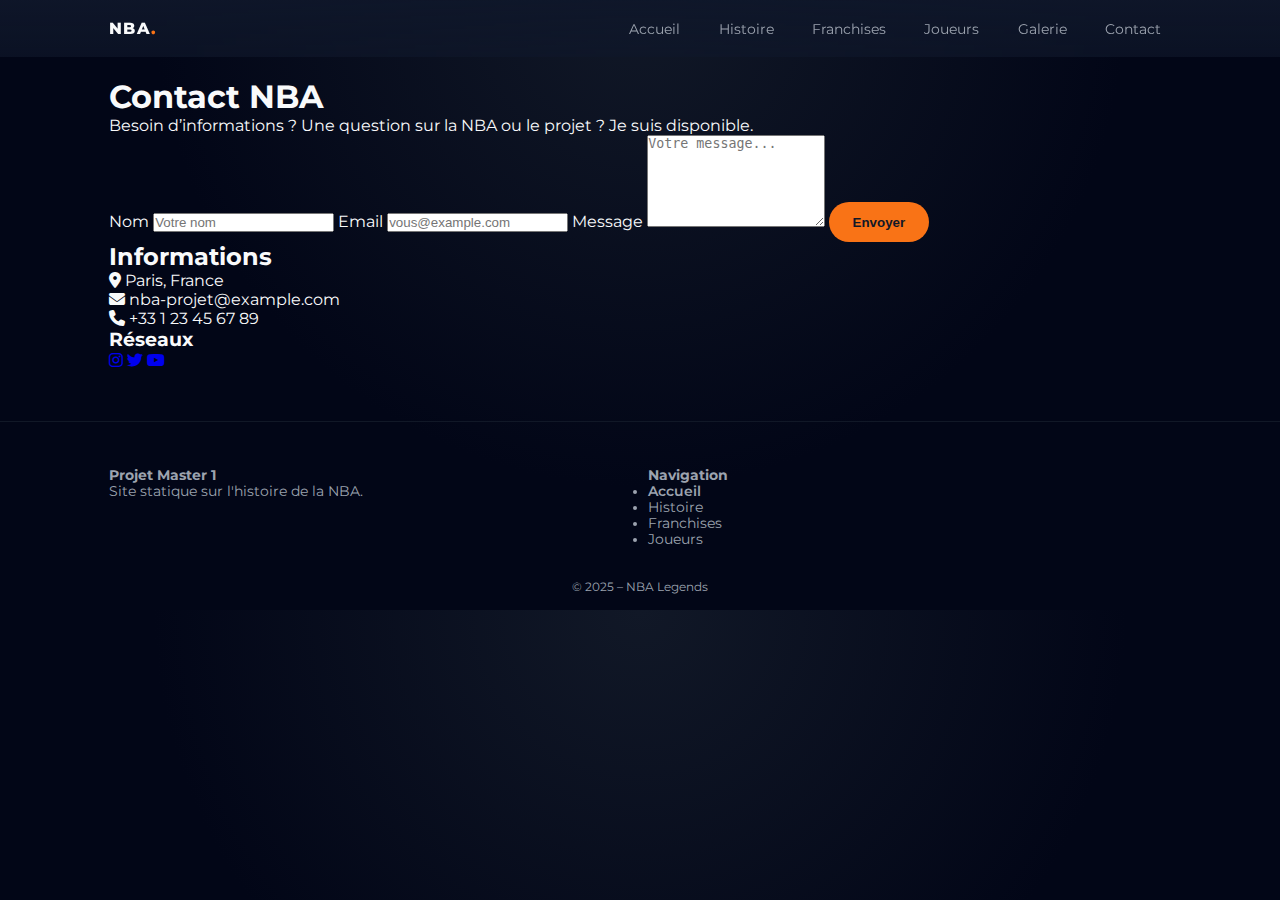
<file: contact.html>
<!DOCTYPE html>
<html lang="fr">
<head>
    <meta charset="UTF-8">
    <meta name="viewport" content="width=device-width, initial-scale=1.0">
    <title>Contact — NBA</title>

    <link rel="stylesheet" href="styles.css">
    <link href="https://fonts.googleapis.com/css2?family=Montserrat:wght@300;400;600;800&display=swap" rel="stylesheet">
    <link rel="stylesheet" href="https://cdnjs.cloudflare.com/ajax/libs/font-awesome/6.5.0/css/all.min.css">
</head>

<body class="contact-nba">

<header class="site-header">
    <div class="container navwrap">
      <div class="logo">NBA<span class="logo-dot">.</span></div>
      <nav>
        <ul class="main-nav">
          <li><a href="index.html">Accueil</a></li>
          <li><a href="histoire.html">Histoire</a></li>
          <li><a href="equipes.html">Franchises</a></li>
          <li><a href="joueurs.html">Joueurs</a></li>
          <li><a href="galerie.html">Galerie</a></li>
          <li><a href="contact.html" class="active">Contact</a></li>
        </ul>
      </nav>
    </div>
</header>

<div class="contact-bg-overlay"></div>

<main class="container contact-wrapper">

    <h1 class="contact-title">Contact NBA</h1>
    <p class="contact-subtitle">Besoin d’informations ? Une question sur la NBA ou le projet ? Je suis disponible.</p>

    <div class="contact-grid-nba">

        <!-- FORMULAIRE -->
        <form class="contact-form-nba">
            <label>Nom</label>
            <input type="text" placeholder="Votre nom">

            <label>Email</label>
            <input type="email" placeholder="vous@example.com">

            <label>Message</label>
            <textarea rows="6" placeholder="Votre message..."></textarea>

            <button type="submit" class="btn primary">Envoyer</button>
        </form>

        <!-- INFOS -->
        <div class="contact-info-nba">
            <h2>Informations</h2>
            <p><i class="fa-solid fa-location-dot"></i> Paris, France</p>
            <p><i class="fa-solid fa-envelope"></i> nba-projet@example.com</p>
            <p><i class="fa-solid fa-phone"></i> +33 1 23 45 67 89</p>

            <h3>Réseaux</h3>
            <div class="contact-socials">
                <a href="#"><i class="fa-brands fa-instagram"></i></a>
                <a href="#"><i class="fa-brands fa-twitter"></i></a>
                <a href="#"><i class="fa-brands fa-youtube"></i></a>
            </div>
        </div>

    </div>

</main>

<footer class="site-footer">
    <div class="container footer-grid">
        <div>
            <h4>Projet Master 1</h4>
            <p>Site statique sur l'histoire de la NBA.</p>
        </div>
        <div>
            <h4>Navigation</h4>
            <ul>
                <li><a href="index.html">Accueil</a></li>
                <li><a href="histoire.html">Histoire</a></li>
                <li><a href="equipes.html">Franchises</a></li>
                <li><a href="joueurs.html">Joueurs</a></li>
            </ul>
        </div>
    </div>
    <div class="copyright">© 2025 – NBA Legends</div>
</footer>

</body>
</html>
</file>
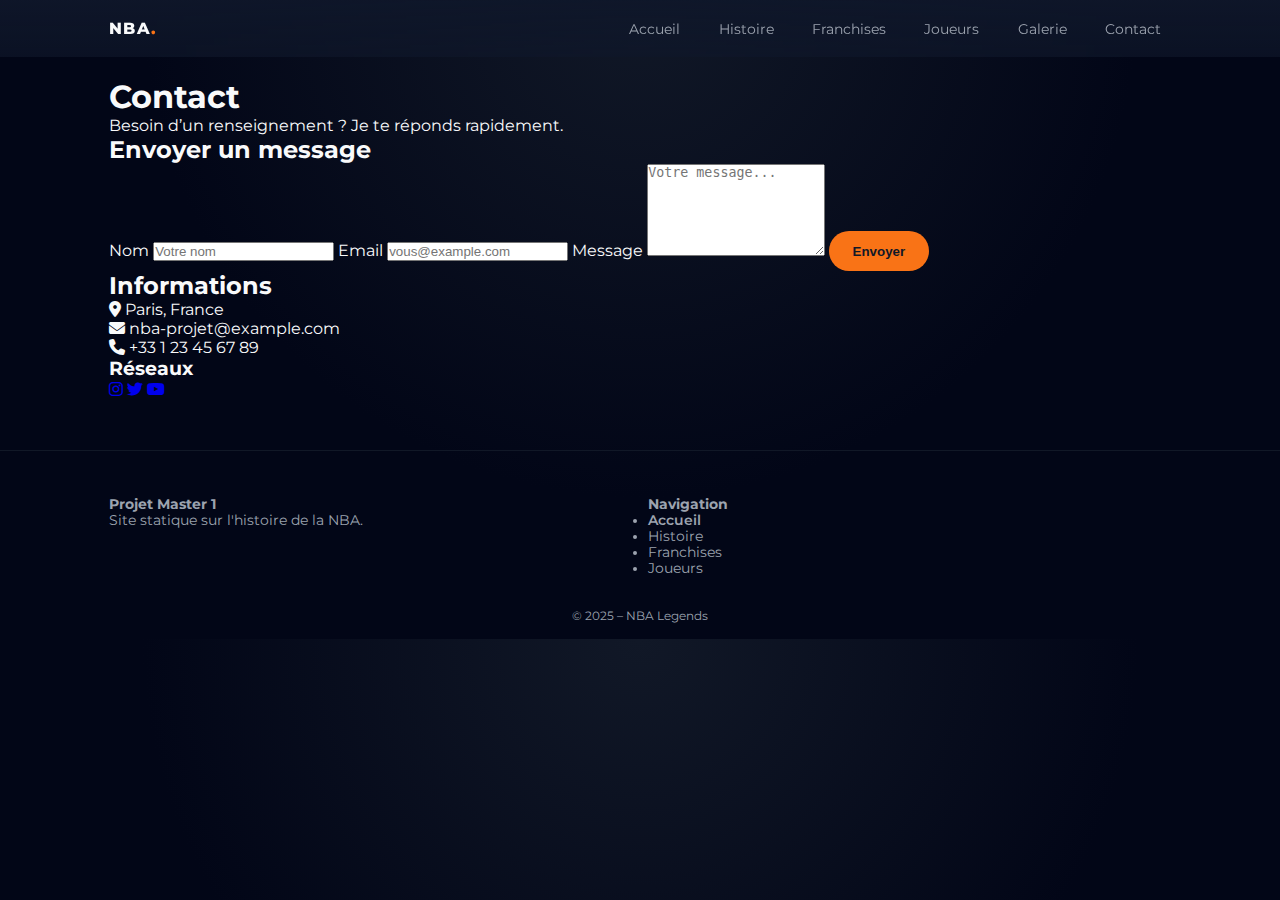
<file: contact2.html>
<!DOCTYPE html>
<html lang="fr">
<head>
    <meta charset="UTF-8">
    <meta name="viewport" content="width=device-width, initial-scale=1.0">
    <title>Contact — NBA</title>

    <link rel="stylesheet" href="styles.css">
    <link href="https://fonts.googleapis.com/css2?family=Montserrat:wght@300;400;600;800&display=swap" rel="stylesheet">
    <link rel="stylesheet" href="https://cdnjs.cloudflare.com/ajax/libs/font-awesome/6.5.0/css/all.min.css">
</head>

<body class="contact-clean">

<header class="site-header">
    <div class="container navwrap">
      <div class="logo">NBA<span class="logo-dot">.</span></div>
      <nav>
        <ul class="main-nav">
          <li><a href="index.html">Accueil</a></li>
          <li><a href="histoire.html">Histoire</a></li>
          <li><a href="equipes.html">Franchises</a></li>
          <li><a href="joueurs.html">Joueurs</a></li>
          <li><a href="galerie.html">Galerie</a></li>
          <li><a href="contact.html" class="active">Contact</a></li>
        </ul>
      </nav>
    </div>
</header>

<main class="container clean-contact-wrapper">

    <h1 class="clean-title">Contact</h1>
    <p class="clean-subtitle">Besoin d’un renseignement ? Je te réponds rapidement.</p>

    <div class="clean-contact-grid">

        <!-- FORMULAIRE -->
        <form class="clean-form">
            <h2>Envoyer un message</h2>

            <label>Nom</label>
            <input type="text" placeholder="Votre nom">

            <label>Email</label>
            <input type="email" placeholder="vous@example.com">

            <label>Message</label>
            <textarea rows="6" placeholder="Votre message..."></textarea>

            <button type="submit" class="btn primary">Envoyer</button>
        </form>

        <!-- BLOC INFORMATIONS -->
        <div class="clean-info">
            <h2>Informations</h2>

            <p><i class="fa-solid fa-location-dot"></i> Paris, France</p>
            <p><i class="fa-solid fa-envelope"></i> nba-projet@example.com</p>
            <p><i class="fa-solid fa-phone"></i> +33 1 23 45 67 89</p>

            <h3>Réseaux</h3>
            <div class="clean-socials">
                <a href="#"><i class="fa-brands fa-instagram"></i></a>
                <a href="#"><i class="fa-brands fa-twitter"></i></a>
                <a href="#"><i class="fa-brands fa-youtube"></i></a>
            </div>
        </div>

    </div>

</main>

<footer class="site-footer">
    <div class="container footer-grid">
        <div>
            <h4>Projet Master 1</h4>
            <p>Site statique sur l'histoire de la NBA.</p>
        </div>
        <div>
            <h4>Navigation</h4>
            <ul>
                <li><a href="index.html">Accueil</a></li>
                <li><a href="histoire.html">Histoire</a></li>
                <li><a href="equipes.html">Franchises</a></li>
                <li><a href="joueurs.html">Joueurs</a></li>
            </ul>
        </div>
    </div>
    <div class="copyright">© 2025 – NBA Legends</div>
</footer>

</body>
</html>
</file>
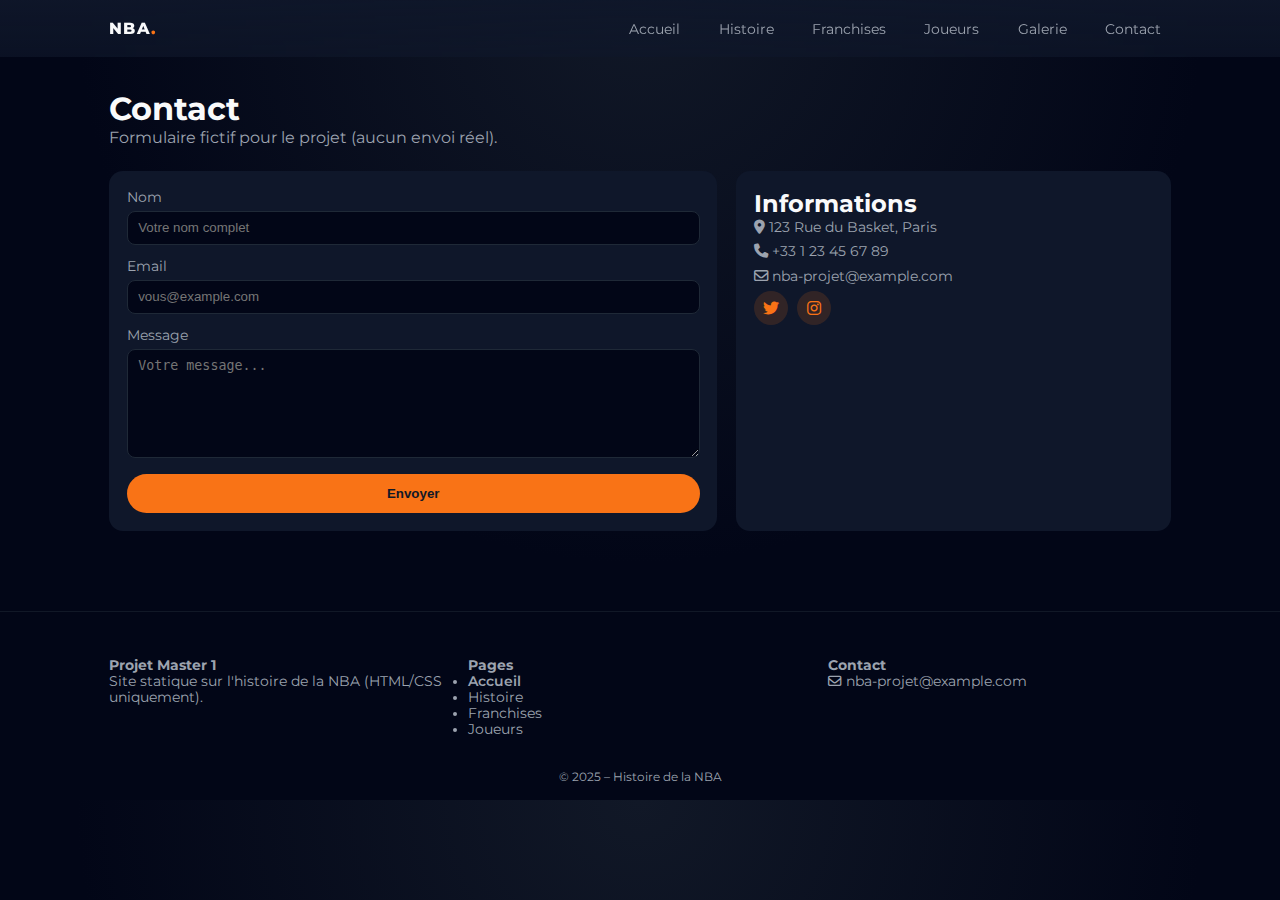
<file: contact[1].html>
<!doctype html>
<html lang="fr">
<head>
  <meta charset="utf-8">
  <meta name="viewport" content="width=device-width, initial-scale=1">
  <title>Contact — NBA</title>
  <link rel="preconnect" href="https://fonts.googleapis.com">
  <link href="https://fonts.googleapis.com/css2?family=Montserrat:wght@300;400;600;800&display=swap" rel="stylesheet">
  <link rel="stylesheet" href="https://cdnjs.cloudflare.com/ajax/libs/font-awesome/6.5.0/css/all.min.css">
  <link rel="stylesheet" href="styles.css">
</head>
<body>
  <header class="site-header">
    <div class="container navwrap">
      <div class="logo">NBA<span class="logo-dot">.</span></div>
      <nav>
        <ul class="main-nav">
          <li><a href="index.html">Accueil</a></li>
          <li><a href="histoire.html">Histoire</a></li>
          <li><a href="equipes.html">Franchises</a></li>
          <li><a href="joueurs.html">Joueurs</a></li>
          <li><a href="galerie.html">Galerie</a></li>
          <li><a href="contact.html">Contact</a></li>
        </ul>
      </nav>
    </div>
  </header>

  <main class="container page">
    <header class="page-header">
      <h1>Contact</h1>
      <p>Formulaire fictif pour le projet (aucun envoi réel).</p>
    </header>

    <section class="contact-grid">
      <form class="contact-form" action="#" method="post" novalidate>
        <label>Nom
          <input type="text" name="nom" placeholder="Votre nom complet">
        </label>
        <label>Email
          <input type="email" name="email" placeholder="vous@example.com">
        </label>
        <label>Message
          <textarea name="message" rows="6" placeholder="Votre message..."></textarea>
        </label>
        <button class="btn primary" type="submit">Envoyer</button>
      </form>

      <aside class="contact-info">
        <h2>Informations</h2>
        <p><i class="fa-solid fa-location-dot"></i> 123 Rue du Basket, Paris</p>
        <p><i class="fa-solid fa-phone"></i> +33 1 23 45 67 89</p>
        <p><i class="fa-regular fa-envelope"></i> nba-projet@example.com</p>
        <div class="social">
          <a href="#"><i class="fa-brands fa-twitter"></i></a>
          <a href="#"><i class="fa-brands fa-instagram"></i></a>
        </div>
      </aside>
    </section>
  </main>

  <footer class="site-footer">
    <div class="container footer-grid">
      <div>
        <h4>Projet Master 1</h4>
        <p>Site statique sur l'histoire de la NBA (HTML/CSS uniquement).</p>
      </div>
      <div>
        <h4>Pages</h4>
        <ul>
          <li><a href="index.html">Accueil</a></li>
          <li><a href="histoire.html">Histoire</a></li>
          <li><a href="equipes.html">Franchises</a></li>
          <li><a href="joueurs.html">Joueurs</a></li>
        </ul>
      </div>
      <div>
        <h4>Contact</h4>
        <p><i class="fa-regular fa-envelope"></i> nba-projet@example.com</p>
      </div>
    </div>
    <div class="copyright">© 2025 – Histoire de la NBA</div>
  </footer>
</body>
</html>
</file>
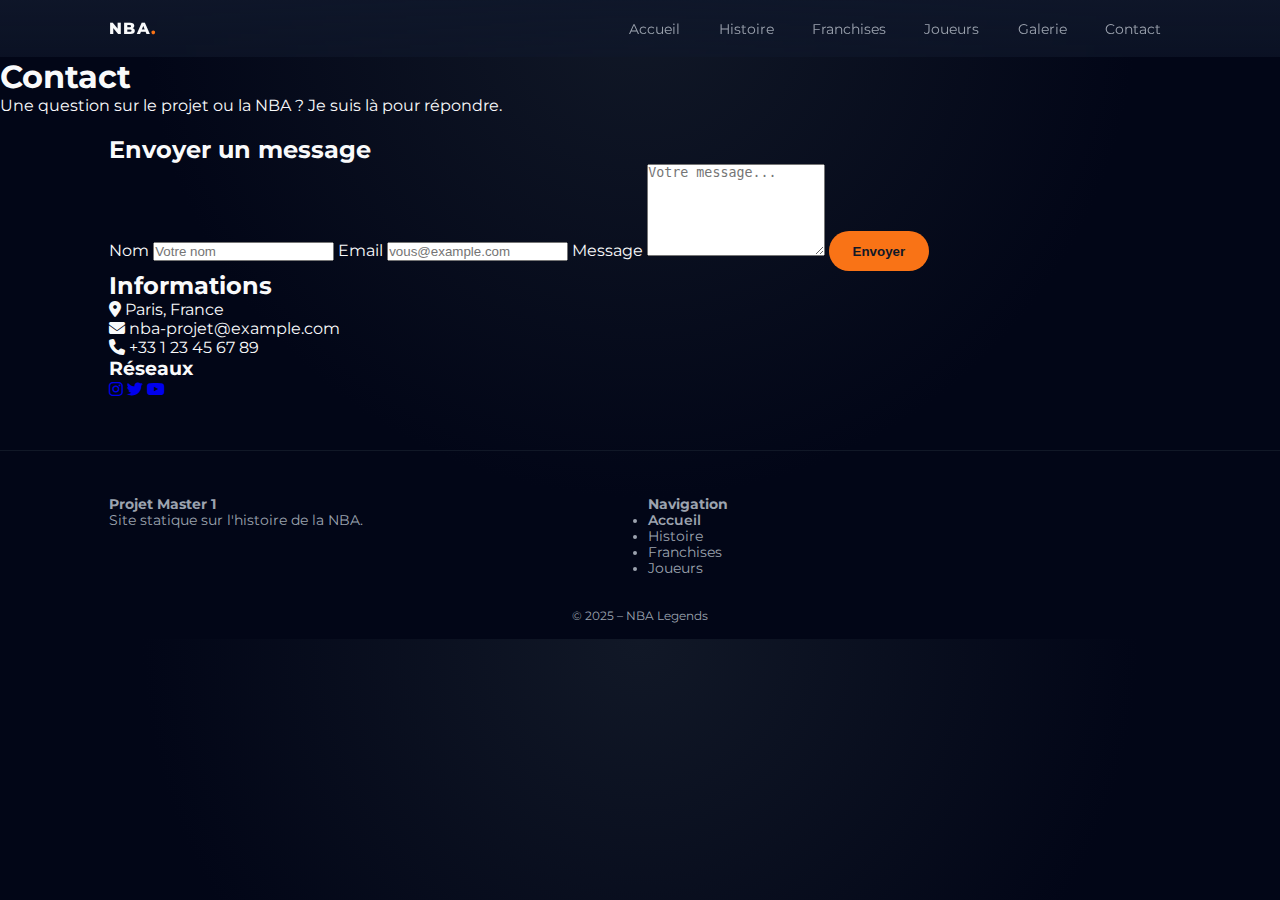
<file: contact_backup.html>
<!DOCTYPE html>
<html lang="fr">
<head>
    <meta charset="UTF-8">
    <meta name="viewport" content="width=device-width, initial-scale=1.0">
    <title>Contact — NBA</title>

    <link href="https://fonts.googleapis.com/css2?family=Montserrat:wght@300;400;600;800&display=swap" rel="stylesheet">
    <link rel="stylesheet" href="https://cdnjs.cloudflare.com/ajax/libs/font-awesome/6.5.0/css/all.min.css">
    <link rel="stylesheet" href="styles.css">
</head>

<body>

<header class="site-header">
    <div class="container navwrap">
        <div class="logo">NBA<span class="logo-dot">.</span></div>
        <nav>
            <ul class="main-nav">
                <li><a href="index.html">Accueil</a></li>
                <li><a href="histoire.html">Histoire</a></li>
                <li><a href="equipes.html">Franchises</a></li>
                <li><a href="joueurs.html">Joueurs</a></li>
                <li><a href="galerie.html">Galerie</a></li>
                <li><a href="contact.html" class="active">Contact</a></li>
            </ul>
        </nav>
    </div>
</header>

<div class="contact-banner">
    <h1>Contact</h1>
    <p>Une question sur le projet ou la NBA ? Je suis là pour répondre.</p>
</div>

<main class="container contact-container">

    <!-- FORMULAIRE -->
    <section class="contact-card left">
        <h2>Envoyer un message</h2>

        <form>
            <label>Nom</label>
            <input type="text" placeholder="Votre nom">

            <label>Email</label>
            <input type="email" placeholder="vous@example.com">

            <label>Message</label>
            <textarea rows="6" placeholder="Votre message..."></textarea>

            <button type="submit" class="btn primary">Envoyer</button>
        </form>
    </section>

    <!-- INFORMATIONS -->
    <section class="contact-card right">
        <h2>Informations</h2>

        <p><i class="fa-solid fa-location-dot"></i> Paris, France</p>
        <p><i class="fa-solid fa-envelope"></i> nba-projet@example.com</p>
        <p><i class="fa-solid fa-phone"></i> +33 1 23 45 67 89</p>

        <h3>Réseaux</h3>
        <div class="socials">
            <a href="#"><i class="fa-brands fa-instagram"></i></a>
            <a href="#"><i class="fa-brands fa-twitter"></i></a>
            <a href="#"><i class="fa-brands fa-youtube"></i></a>
        </div>
    </section>

</main>

<footer class="site-footer">
    <div class="container footer-grid">
        <div>
            <h4>Projet Master 1</h4>
            <p>Site statique sur l'histoire de la NBA.</p>
        </div>

        <div>
            <h4>Navigation</h4>
            <ul>
                <li><a href="index.html">Accueil</a></li>
                <li><a href="histoire.html">Histoire</a></li>
                <li><a href="equipes.html">Franchises</a></li>
                <li><a href="joueurs.html">Joueurs</a></li>
            </ul>
        </div>
    </div>
    <div class="copyright">© 2025 – NBA Legends</div>
</footer>

</body>
</html>
</file>
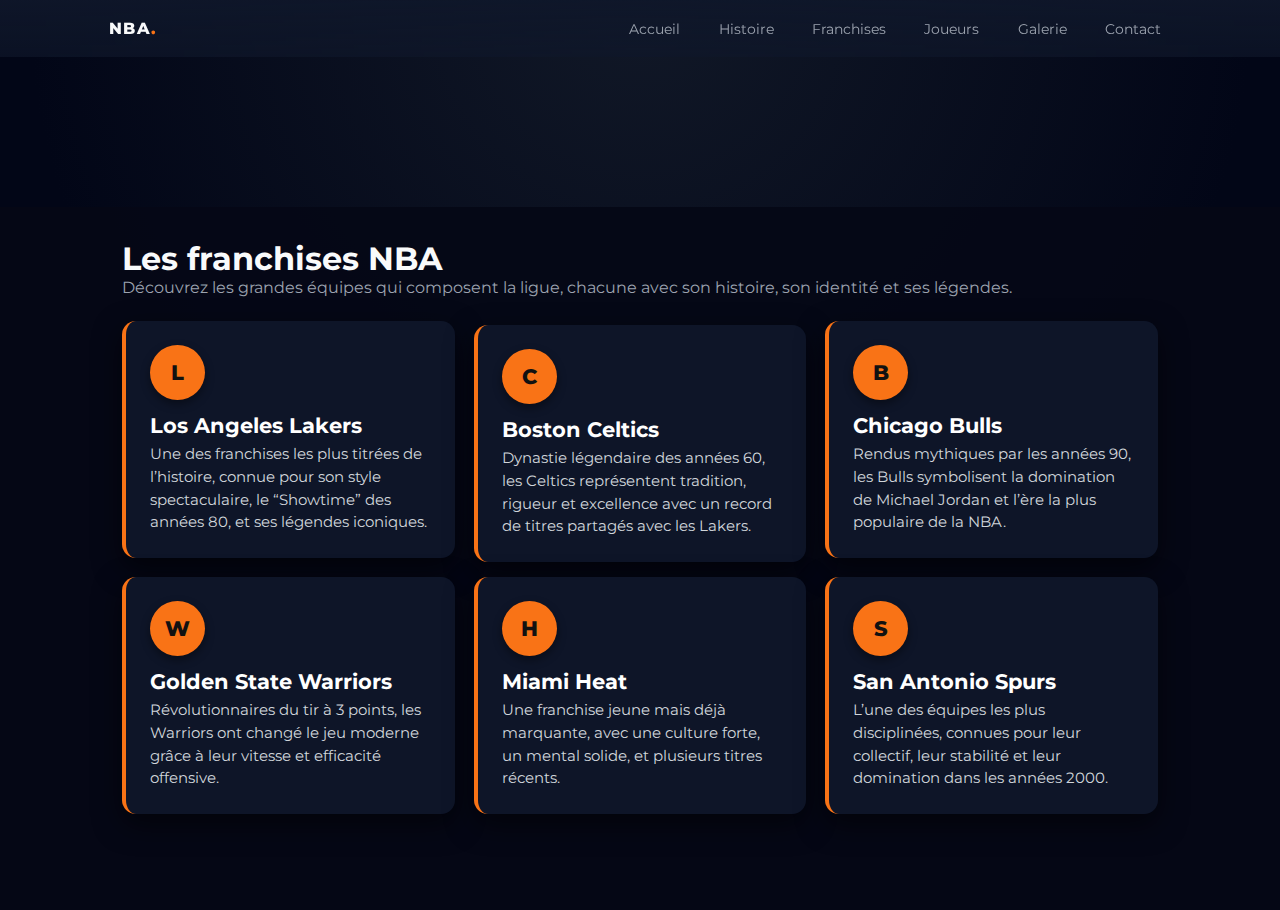
<file: equipes.html>
<!DOCTYPE html>
<html lang="fr">

<head>
  <meta charset="UTF-8">
  <meta name="viewport" content="width=device-width, initial-scale=1.0">
  <title>Franchises NBA</title>

  <link href="https://fonts.googleapis.com/css2?family=Montserrat:wght@300;400;600;800&display=swap" rel="stylesheet">
  <link rel="stylesheet" href="styles.css">

  <style>
    /* Fond discret */
    .teams-bg {
      width: 100%;
      height: 260px;
      background-image: url('https://images.unsplash.com/photo-1518401549084-8898f9bc2683?q=80&w=1600&auto=format&fit=crop');
      background-size: cover;
      background-position: center;
      filter: brightness(0.45);
    }

    /* Wrapper général */
    .teams-wrapper {
      background: rgba(5, 8, 22, 0.92);
      padding-bottom: 4rem;
    }

    /* Titre */
    .teams-container {
      max-width: 1100px;
      margin: auto;
      padding: 2rem;
      margin-top: -110px;
    }

    /* Carte franchise */
    .team-card {
      background: rgba(15, 23, 42, 0.92);
      border-radius: 14px;
      padding: 1.5rem;
      box-shadow: 0 10px 28px rgba(0,0,0,0.55);
      transition: transform 0.25s ease, box-shadow 0.25s ease;
      border-left: 4px solid var(--accent);
      position: relative;
      overflow: hidden;
    }

    /* Effet "glow" au survol */
    .team-card::before {
      content: "";
      position: absolute;
      top: -40%;
      left: -40%;
      width: 180%;
      height: 180%;
      background: radial-gradient(circle, rgba(249,115,22,0.25), transparent 65%);
      opacity: 0;
      transition: opacity .35s ease;
      z-index: 0;
    }

    .team-card:hover::before {
      opacity: 1;
    }

    .team-card:hover {
      transform: translateY(-5px);
      box-shadow: 0 18px 45px rgba(0,0,0,0.65);
    }

    /* Icône abstraite */
    .team-icon {
      width: 55px;
      height: 55px;
      border-radius: 50%;
      background: var(--accent);
      display: flex;
      align-items: center;
      justify-content: center;
      font-weight: 800;
      font-size: 1.3rem;
      margin-bottom: 0.8rem;
      color: #111;
      box-shadow: 0 4px 10px rgba(0,0,0,0.4);
      z-index: 2;
      position: relative;
    }

    .team-title {
      font-size: 1.3rem;
      font-weight: 700;
      margin-bottom: 0.3rem;
      color: #fff;
      position: relative;
      z-index: 2;
    }

    .team-desc {
      color: #d1d5db;
      font-size: 0.95rem;
      line-height: 1.5;
      z-index: 2;
      position: relative;
    }

    /* Grille */
    .teams-grid {
      display: grid;
      gap: 1.2rem;
      grid-template-columns: repeat(auto-fit, minmax(260px, 1fr));
    }

  </style>
</head>

<body>

<header class="site-header">
  <div class="container navwrap">
    <div class="logo">NBA<span class="logo-dot">.</span></div>
    <nav>
      <ul class="main-nav">
        <li><a href="index.html">Accueil</a></li>
        <li><a href="histoire.html">Histoire</a></li>
        <li><a href="equipes.html" class="active">Franchises</a></li>
        <li><a href="joueurs.html">Joueurs</a></li>
        <li><a href="galerie.html">Galerie</a></li>
        <li><a href="contact.html">Contact</a></li>
      </ul>
    </nav>
  </div>
</header>

<!-- Header visuel -->
<div class="teams-bg"></div>

<div class="teams-wrapper">
  <main class="teams-container">

    <header class="page-header">
      <h1>Les franchises NBA</h1>
      <p>
        Découvrez les grandes équipes qui composent la ligue, chacune avec son histoire,
        son identité et ses légendes.
      </p>
    </header>

    <section class="teams-grid">

      <!-- Lakers -->
      <article class="team-card">
        <div class="team-icon">L</div>
        <h3 class="team-title">Los Angeles Lakers</h3>
        <p class="team-desc">
          Une des franchises les plus titrées de l’histoire, connue pour son style spectaculaire,
          le “Showtime” des années 80, et ses légendes iconiques.
        </p>
      </article>

      <!-- Celtics -->
      <article class="team-card">
        <div class="team-icon">C</div>
        <h3 class="team-title">Boston Celtics</h3>
        <p class="team-desc">
          Dynastie légendaire des années 60, les Celtics représentent tradition, rigueur
          et excellence avec un record de titres partagés avec les Lakers.
        </p>
      </article>

      <!-- Bulls -->
      <article class="team-card">
        <div class="team-icon">B</div>
        <h3 class="team-title">Chicago Bulls</h3>
        <p class="team-desc">
          Rendus mythiques par les années 90, les Bulls symbolisent la domination de Michael Jordan
          et l’ère la plus populaire de la NBA.
        </p>
      </article>

      <!-- Warriors -->
      <article class="team-card">
        <div class="team-icon">W</div>
        <h3 class="team-title">Golden State Warriors</h3>
        <p class="team-desc">
          Révolutionnaires du tir à 3 points, les Warriors ont changé le jeu moderne
          grâce à leur vitesse et efficacité offensive.
        </p>
      </article>

      <!-- Heat -->
      <article class="team-card">
        <div class="team-icon">H</div>
        <h3 class="team-title">Miami Heat</h3>
        <p class="team-desc">
          Une franchise jeune mais déjà marquante, avec une culture forte, un mental solide,
          et plusieurs titres récents.
        </p>
      </article>

      <!-- Spurs -->
      <article class="team-card">
        <div class="team-icon">S</div>
        <h3 class="team-title">San Antonio Spurs</h3>
        <p class="team-desc">
          L’une des équipes les plus disciplinées, connues pour leur collectif, leur stabilité
          et leur domination dans les années 2000.
        </p>
      </article>

    </section>

  </main>
</div>

</body>
</html>
</file>
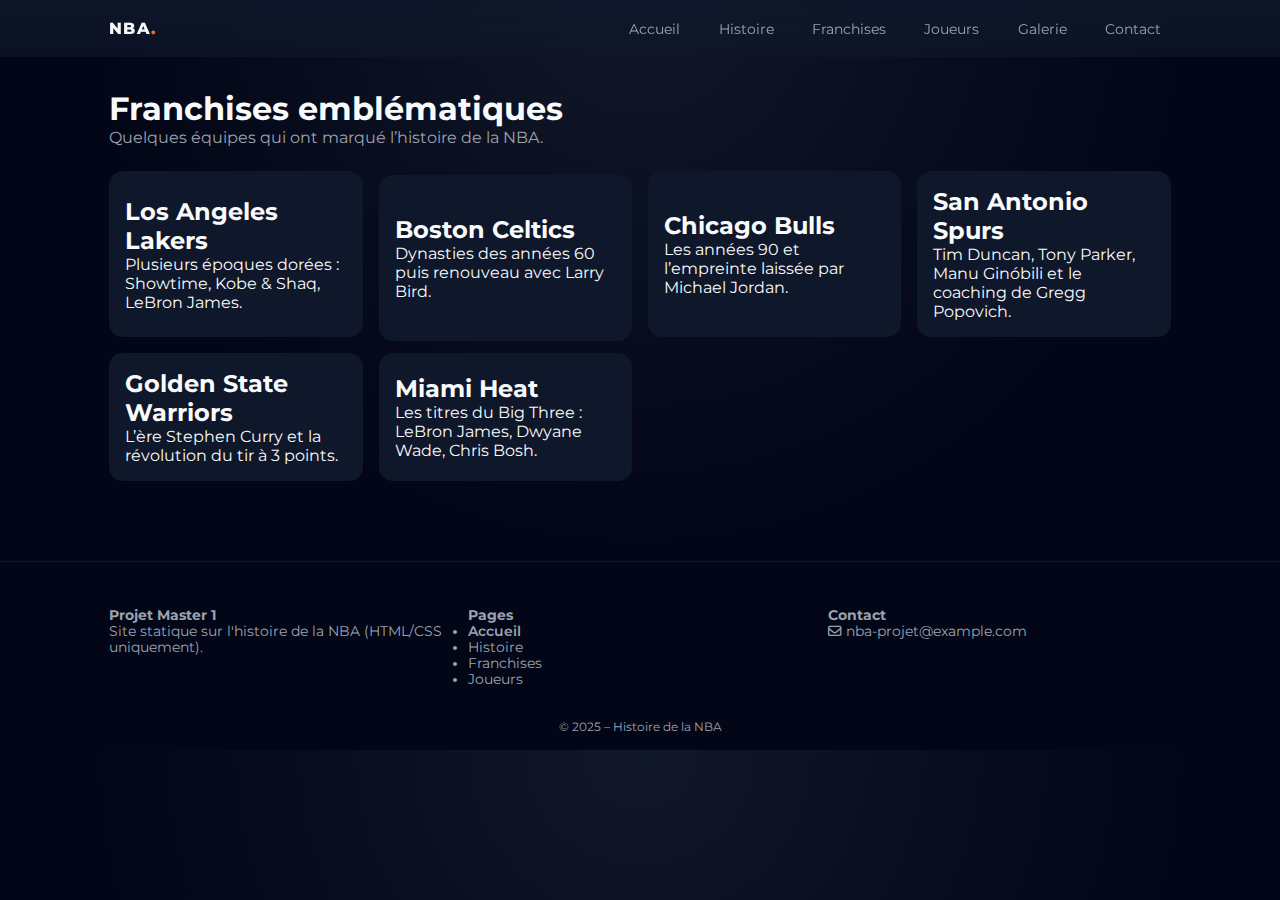
<file: equipes[1].html>
<!doctype html>
<html lang="fr">
<head>
  <meta charset="utf-8">
  <meta name="viewport" content="width=device-width, initial-scale=1">
  <title>Franchises NBA</title>
  <link rel="preconnect" href="https://fonts.googleapis.com">
  <link href="https://fonts.googleapis.com/css2?family=Montserrat:wght@300;400;600;800&display=swap" rel="stylesheet">
  <link rel="stylesheet" href="https://cdnjs.cloudflare.com/ajax/libs/font-awesome/6.5.0/css/all.min.css">
  <link rel="stylesheet" href="styles.css">
</head>
<body>
  <header class="site-header">
    <div class="container navwrap">
      <div class="logo">NBA<span class="logo-dot">.</span></div>
      <nav>
        <ul class="main-nav">
          <li><a href="index.html">Accueil</a></li>
          <li><a href="histoire.html">Histoire</a></li>
          <li><a href="equipes.html">Franchises</a></li>
          <li><a href="joueurs.html">Joueurs</a></li>
          <li><a href="galerie.html">Galerie</a></li>
          <li><a href="contact.html">Contact</a></li>
        </ul>
      </nav>
    </div>
  </header>

  <main class="container page">
    <header class="page-header">
      <h1>Franchises emblématiques</h1>
      <p>Quelques équipes qui ont marqué l’histoire de la NBA.</p>
    </header>

    <section class="teams-grid">
      <article class="team-card">
        <h2>Los Angeles Lakers</h2>
        <p>Plusieurs époques dorées : Showtime, Kobe & Shaq, LeBron James.</p>
      </article>
      <article class="team-card">
        <h2>Boston Celtics</h2>
        <p>Dynasties des années 60 puis renouveau avec Larry Bird.</p>
      </article>
      <article class="team-card">
        <h2>Chicago Bulls</h2>
        <p>Les années 90 et l’empreinte laissée par Michael Jordan.</p>
      </article>
      <article class="team-card">
        <h2>San Antonio Spurs</h2>
        <p>Tim Duncan, Tony Parker, Manu Ginóbili et le coaching de Gregg Popovich.</p>
      </article>
      <article class="team-card">
        <h2>Golden State Warriors</h2>
        <p>L’ère Stephen Curry et la révolution du tir à 3 points.</p>
      </article>
      <article class="team-card">
        <h2>Miami Heat</h2>
        <p>Les titres du Big Three&nbsp;: LeBron James, Dwyane Wade, Chris Bosh.</p>
      </article>
    </section>
  </main>

  <footer class="site-footer">
    <div class="container footer-grid">
      <div>
        <h4>Projet Master 1</h4>
        <p>Site statique sur l'histoire de la NBA (HTML/CSS uniquement).</p>
      </div>
      <div>
        <h4>Pages</h4>
        <ul>
          <li><a href="index.html">Accueil</a></li>
          <li><a href="histoire.html">Histoire</a></li>
          <li><a href="equipes.html">Franchises</a></li>
          <li><a href="joueurs.html">Joueurs</a></li>
        </ul>
      </div>
      <div>
        <h4>Contact</h4>
        <p><i class="fa-regular fa-envelope"></i> nba-projet@example.com</p>
      </div>
    </div>
    <div class="copyright">© 2025 – Histoire de la NBA</div>
  </footer>
</body>
</html>
</file>
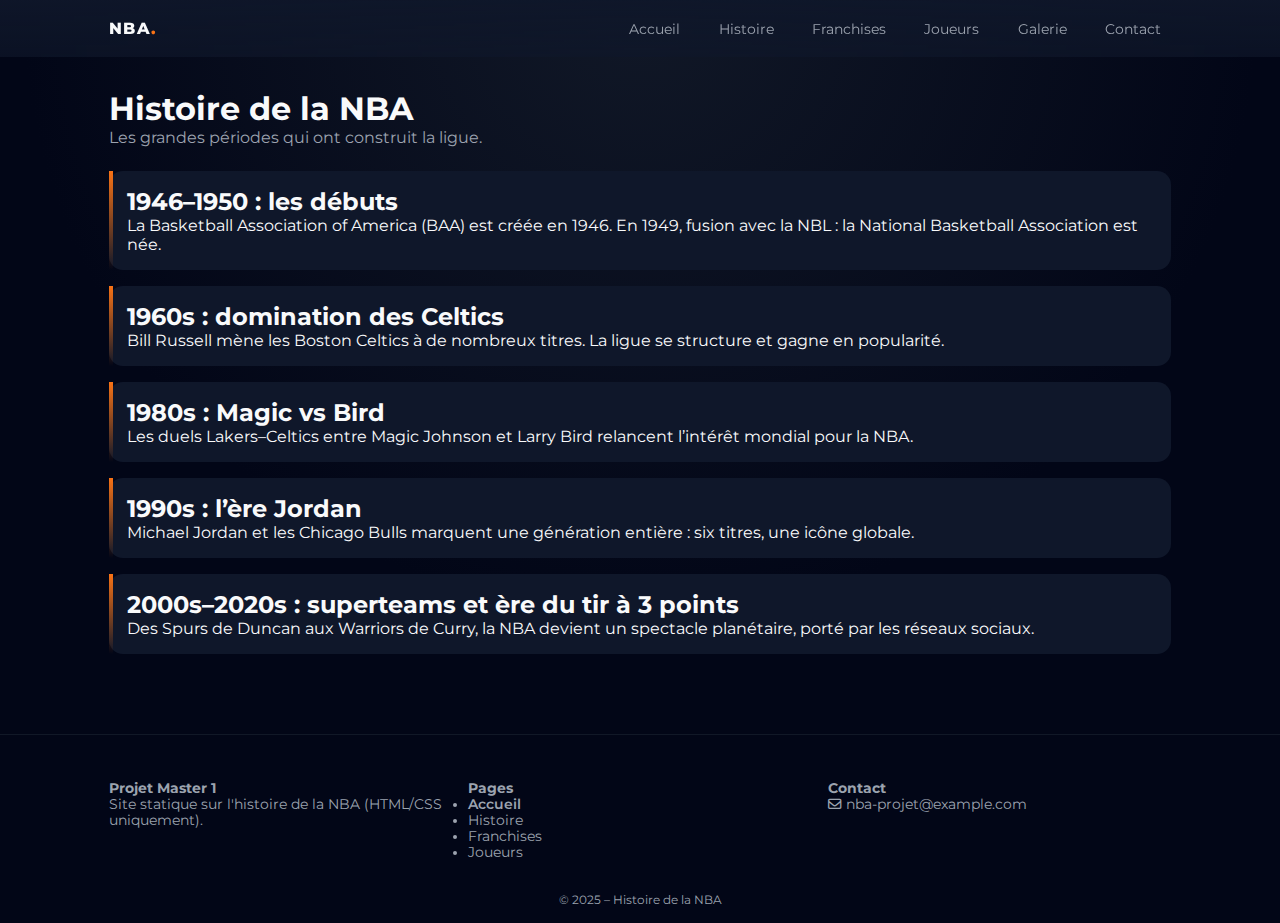
<file: histoire[1].html>
<!doctype html>
<html lang="fr">
<head>
  <meta charset="utf-8">
  <meta name="viewport" content="width=device-width, initial-scale=1">
  <title>Histoire de la NBA</title>
  <link rel="preconnect" href="https://fonts.googleapis.com">
  <link href="https://fonts.googleapis.com/css2?family=Montserrat:wght@300;400;600;800&display=swap" rel="stylesheet">
  <link rel="stylesheet" href="https://cdnjs.cloudflare.com/ajax/libs/font-awesome/6.5.0/css/all.min.css">
  <link rel="stylesheet" href="styles.css">
</head>
<body>
  <header class="site-header">
    <div class="container navwrap">
      <div class="logo">NBA<span class="logo-dot">.</span></div>
      <nav>
        <ul class="main-nav">
          <li><a href="index.html">Accueil</a></li>
          <li><a href="histoire.html">Histoire</a></li>
          <li><a href="equipes.html">Franchises</a></li>
          <li><a href="joueurs.html">Joueurs</a></li>
          <li><a href="galerie.html">Galerie</a></li>
          <li><a href="contact.html">Contact</a></li>
        </ul>
      </nav>
    </div>
  </header>

  <main class="container page">
    <header class="page-header">
      <h1>Histoire de la NBA</h1>
      <p>Les grandes périodes qui ont construit la ligue.</p>
    </header>

    <section class="timeline">
      <article class="timeline-item">
        <h2>1946–1950&nbsp;: les débuts</h2>
        <p>La Basketball Association of America (BAA) est créée en 1946. En 1949, fusion avec la NBL : la National Basketball Association est née.</p>
      </article>
      <article class="timeline-item">
        <h2>1960s&nbsp;: domination des Celtics</h2>
        <p>Bill Russell mène les Boston Celtics à de nombreux titres. La ligue se structure et gagne en popularité.</p>
      </article>
      <article class="timeline-item">
        <h2>1980s&nbsp;: Magic vs Bird</h2>
        <p>Les duels Lakers–Celtics entre Magic Johnson et Larry Bird relancent l’intérêt mondial pour la NBA.</p>
      </article>
      <article class="timeline-item">
        <h2>1990s&nbsp;: l’ère Jordan</h2>
        <p>Michael Jordan et les Chicago Bulls marquent une génération entière : six titres, une icône globale.</p>
      </article>
      <article class="timeline-item">
        <h2>2000s–2020s&nbsp;: superteams et ère du tir à 3 points</h2>
        <p>Des Spurs de Duncan aux Warriors de Curry, la NBA devient un spectacle planétaire, porté par les réseaux sociaux.</p>
      </article>
    </section>
  </main>

  <footer class="site-footer">
    <div class="container footer-grid">
      <div>
        <h4>Projet Master 1</h4>
        <p>Site statique sur l'histoire de la NBA (HTML/CSS uniquement).</p>
      </div>
      <div>
        <h4>Pages</h4>
        <ul>
          <li><a href="index.html">Accueil</a></li>
          <li><a href="histoire.html">Histoire</a></li>
          <li><a href="equipes.html">Franchises</a></li>
          <li><a href="joueurs.html">Joueurs</a></li>
        </ul>
      </div>
      <div>
        <h4>Contact</h4>
        <p><i class="fa-regular fa-envelope"></i> nba-projet@example.com</p>
      </div>
    </div>
    <div class="copyright">© 2025 – Histoire de la NBA</div>
  </footer>
</body>
</html>
</file>
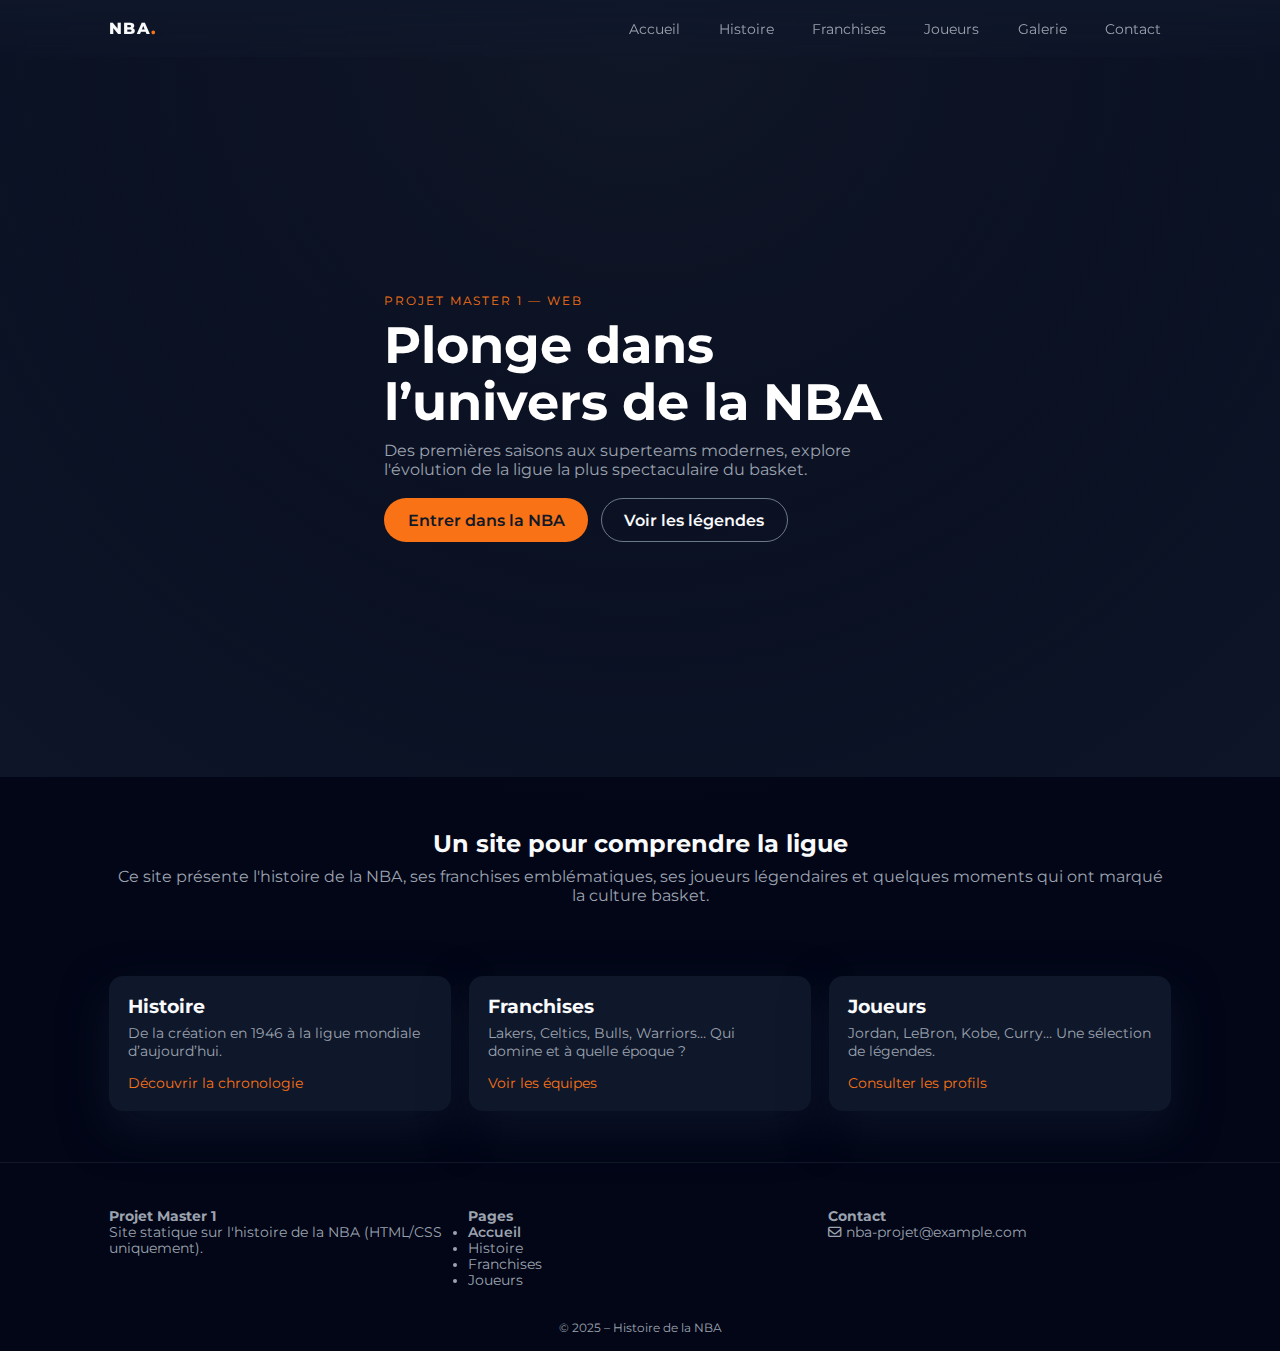
<file: index[1].html>
<!doctype html>
<html lang="fr">
<head>
  <meta charset="utf-8">
  <meta name="viewport" content="width=device-width, initial-scale=1">
  <title>NBA — Accueil</title>
  <link rel="preconnect" href="https://fonts.googleapis.com">
  <link href="https://fonts.googleapis.com/css2?family=Montserrat:wght@300;400;600;800&display=swap" rel="stylesheet">
  <link rel="stylesheet" href="https://cdnjs.cloudflare.com/ajax/libs/font-awesome/6.5.0/css/all.min.css">
  <link rel="stylesheet" href="styles.css">
</head>
<body>
  <header class="site-header hero-header">
    <div class="container navwrap">
      <div class="logo">NBA<span class="logo-dot">.</span></div>
      <nav>
        <ul class="main-nav">
          <li><a href="index.html">Accueil</a></li>
          <li><a href="histoire.html">Histoire</a></li>
          <li><a href="equipes.html">Franchises</a></li>
          <li><a href="joueurs.html">Joueurs</a></li>
          <li><a href="galerie.html">Galerie</a></li>
          <li><a href="contact.html">Contact</a></li>
        </ul>
      </nav>
    </div>
  </header>

  <main class="hero">
    <div class="hero-overlay"></div>
    <div class="hero-inner container">
      <p class="hero-kicker">Projet Master 1 — Web</p>
      <h1>Plonge dans l’univers de la NBA</h1>
      <p class="hero-text">Des premières saisons aux superteams modernes, explore l'évolution de la ligue la plus spectaculaire du basket.</p>
      <div class="hero-actions">
        <a href="histoire.html" class="btn primary">Entrer dans la NBA</a>
        <a href="joueurs.html" class="btn ghost">Voir les légendes</a>
      </div>
    </div>
  </main>

  <section class="container intro">
    <h2>Un site pour comprendre la ligue</h2>
    <p>Ce site présente l'histoire de la NBA, ses franchises emblématiques, ses joueurs légendaires et quelques moments qui ont marqué la culture basket.</p>
  </section>

  <section class="container cards-grid">
    <article class="card">
      <h3>Histoire</h3>
      <p>De la création en 1946 à la ligue mondiale d’aujourd’hui.</p>
      <a href="histoire.html" class="card-link">Découvrir la chronologie</a>
    </article>
    <article class="card">
      <h3>Franchises</h3>
      <p>Lakers, Celtics, Bulls, Warriors… Qui domine et à quelle époque ?</p>
      <a href="equipes.html" class="card-link">Voir les équipes</a>
    </article>
    <article class="card">
      <h3>Joueurs</h3>
      <p>Jordan, LeBron, Kobe, Curry… Une sélection de légendes.</p>
      <a href="joueurs.html" class="card-link">Consulter les profils</a>
    </article>
  </section>

  <footer class="site-footer">
    <div class="container footer-grid">
      <div>
        <h4>Projet Master 1</h4>
        <p>Site statique sur l'histoire de la NBA (HTML/CSS uniquement).</p>
      </div>
      <div>
        <h4>Pages</h4>
        <ul>
          <li><a href="index.html">Accueil</a></li>
          <li><a href="histoire.html">Histoire</a></li>
          <li><a href="equipes.html">Franchises</a></li>
          <li><a href="joueurs.html">Joueurs</a></li>
        </ul>
      </div>
      <div>
        <h4>Contact</h4>
        <p><i class="fa-regular fa-envelope"></i> nba-projet@example.com</p>
      </div>
    </div>
    <div class="copyright">© 2025 – Histoire de la NBA</div>
  </footer>
</body>
</html>
</file>
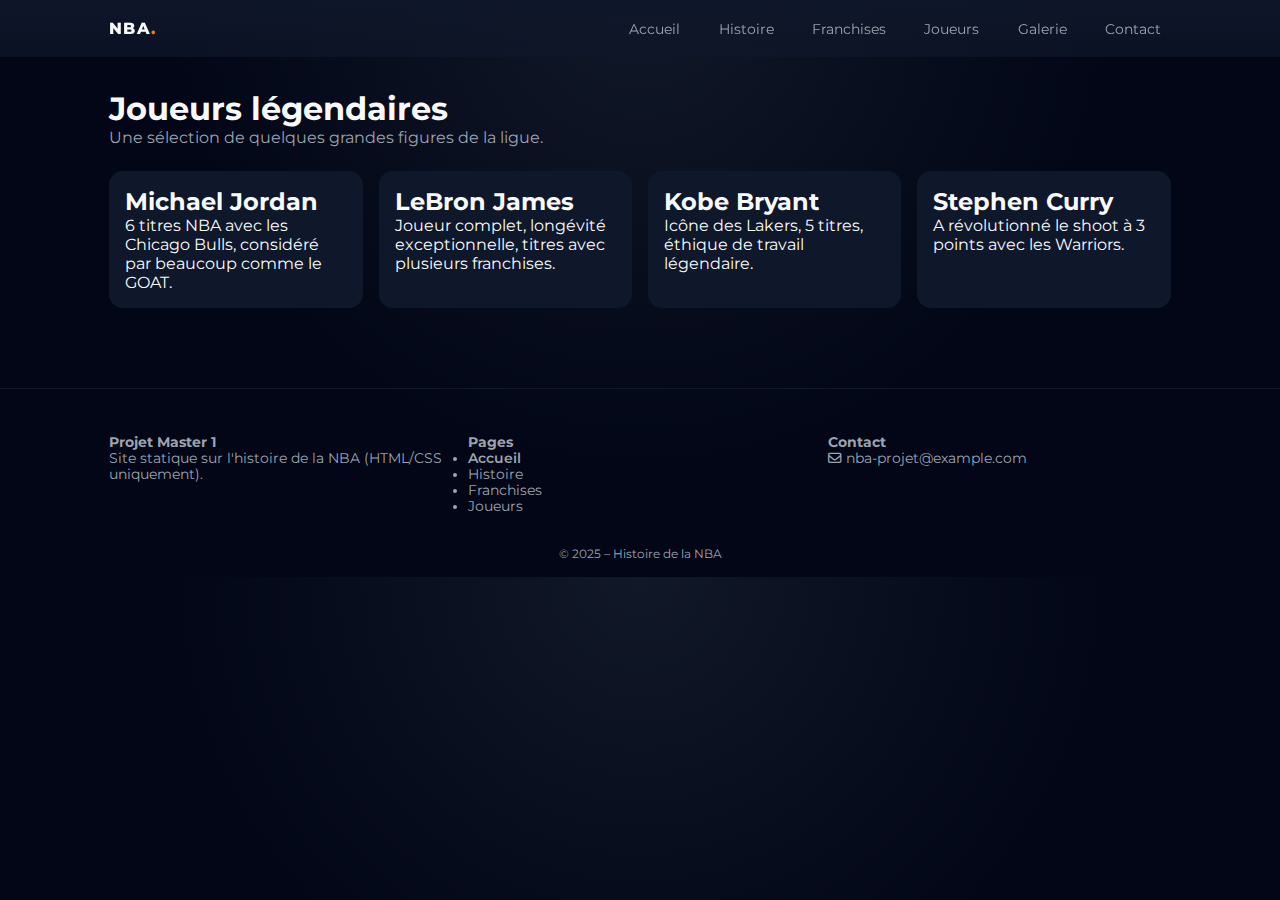
<file: joueurs[1].html>
<!doctype html>
<html lang="fr">
<head>
  <meta charset="utf-8">
  <meta name="viewport" content="width=device-width, initial-scale=1">
  <title>Joueurs NBA</title>
  <link rel="preconnect" href="https://fonts.googleapis.com">
  <link href="https://fonts.googleapis.com/css2?family=Montserrat:wght@300;400;600;800&display=swap" rel="stylesheet">
  <link rel="stylesheet" href="https://cdnjs.cloudflare.com/ajax/libs/font-awesome/6.5.0/css/all.min.css">
  <link rel="stylesheet" href="styles.css">
</head>
<body>
  <header class="site-header">
    <div class="container navwrap">
      <div class="logo">NBA<span class="logo-dot">.</span></div>
      <nav>
        <ul class="main-nav">
          <li><a href="index.html">Accueil</a></li>
          <li><a href="histoire.html">Histoire</a></li>
          <li><a href="equipes.html">Franchises</a></li>
          <li><a href="joueurs.html">Joueurs</a></li>
          <li><a href="galerie.html">Galerie</a></li>
          <li><a href="contact.html">Contact</a></li>
        </ul>
      </nav>
    </div>
  </header>

  <main class="container page">
    <header class="page-header">
      <h1>Joueurs légendaires</h1>
      <p>Une sélection de quelques grandes figures de la ligue.</p>
    </header>

    <section class="players-grid">
      <article class="player-card">
        <h2>Michael Jordan</h2>
        <p>6 titres NBA avec les Chicago Bulls, considéré par beaucoup comme le GOAT.</p>
      </article>
      <article class="player-card">
        <h2>LeBron James</h2>
        <p>Joueur complet, longévité exceptionnelle, titres avec plusieurs franchises.</p>
      </article>
      <article class="player-card">
        <h2>Kobe Bryant</h2>
        <p>Icône des Lakers, 5 titres, éthique de travail légendaire.</p>
      </article>
      <article class="player-card">
        <h2>Stephen Curry</h2>
        <p>A révolutionné le shoot à 3 points avec les Warriors.</p>
      </article>
    </section>
  </main>

  <footer class="site-footer">
    <div class="container footer-grid">
      <div>
        <h4>Projet Master 1</h4>
        <p>Site statique sur l'histoire de la NBA (HTML/CSS uniquement).</p>
      </div>
      <div>
        <h4>Pages</h4>
        <ul>
          <li><a href="index.html">Accueil</a></li>
          <li><a href="histoire.html">Histoire</a></li>
          <li><a href="equipes.html">Franchises</a></li>
          <li><a href="joueurs.html">Joueurs</a></li>
        </ul>
      </div>
      <div>
        <h4>Contact</h4>
        <p><i class="fa-regular fa-envelope"></i> nba-projet@example.com</p>
      </div>
    </div>
    <div class="copyright">© 2025 – Histoire de la NBA</div>
  </footer>
</body>
</html>
</file>
<file: styles.css>
:root {
  --bg: #050816;
  --bg-soft: #0b1022;
  --accent: #f97316;
  --accent-soft: rgba(249, 115, 22, 0.15);
  --text: #f9fafb;
  --muted: #9ca3af;
  --card: #0f172a;
  --radius: 14px;
}

* { box-sizing: border-box; margin: 0; padding: 0; }

body {
  font-family: 'Montserrat', system-ui, -apple-system, BlinkMacSystemFont, 'Segoe UI', sans-serif;
  background: radial-gradient(circle at top, #111827 0, #020617 55%);
  color: var(--text);
}

img { max-width: 100%; display: block; }

.container {
  max-width: 1100px;
  margin: 0 auto;
  padding: 1.2rem;
}

/* HEADER & NAV */

.site-header {
  position: sticky;
  top: 0;
  z-index: 20;
  background: linear-gradient(to bottom, rgba(15, 23, 42, 0.95), rgba(15, 23, 42, 0.7));
  backdrop-filter: blur(10px);
}

.navwrap {
  display: flex;
  align-items: center;
  justify-content: space-between;
}

.logo {
  font-weight: 800;
  letter-spacing: 0.08em;
  text-transform: uppercase;
}

.logo-dot {
  color: var(--accent);
}

.main-nav {
  list-style: none;
  display: flex;
  gap: 1.2rem;
}

.main-nav a {
  text-decoration: none;
  color: var(--muted);
  font-size: 0.9rem;
  padding: 0.4rem 0.6rem;
  border-radius: 999px;
  transition: color .2s ease, background .2s ease, transform .2s ease;
}

.main-nav a:hover {
  color: var(--text);
  background: rgba(255,255,255,0.06);
  transform: translateY(-2px);
}

/* HERO */

.hero {
  position: relative;
  min-height: 80vh;
  display: flex;
  align-items: center;
  color: #fff;
  background-image: url('https://images.unsplash.com/photo-1504450758481-7338eba7524a?q=80&w=1600&auto=format&fit=crop');

  background-size: cover;
  background-position: center;
  overflow: hidden; /* overflow demandé */
}

.hero-overlay {
  position: absolute;
  inset: 0;
  background: radial-gradient(circle at top, rgba(15,23,42,0.1), rgba(15,23,42,0.9));
}

.hero-inner {
  position: relative;
  z-index: 1;
  max-width: 550px;
}

.hero-kicker {
  text-transform: uppercase;
  letter-spacing: .16em;
  font-size: 0.75rem;
  color: var(--accent);
  margin-bottom: .6rem;
}

.hero h1 {
  font-size: clamp(2.3rem, 4vw, 3.2rem);
  line-height: 1.1;
  margin-bottom: 0.7rem;
}

.hero-text {
  color: var(--muted);
  margin-bottom: 1.2rem;
}

.hero-actions {
  display: flex;
  gap: 0.8rem;
}

.btn {
  display: inline-block;
  padding: 0.7rem 1.4rem;
  border-radius: 999px;
  font-weight: 600;
  text-decoration: none;
  border: 1px solid transparent;
  cursor: pointer;
  transition: transform .2s ease, opacity .2s ease, background .2s ease, border-color .2s ease;
}

.btn.primary {
  background: var(--accent);
  color: #111827;
}

.btn.ghost {
  background: transparent;
  color: var(--text);
  border-color: rgba(148, 163, 184, 0.7);
}

.btn:hover {
  transform: translateY(-2px) scale(1.02); /* transform demandé */
  opacity: .95; /* opacity demandé */
}

/* INTRO & CARDS */

.intro {
  margin-top: 2rem;
  text-align: center;
}

.intro p {
  margin-top: 0.6rem;
  color: var(--muted);
}

.cards-grid {
  margin-top: 2rem;
  display: grid;
  grid-template-columns: repeat(auto-fit, minmax(220px, 1fr));
  gap: 1.1rem;
}

.card {
  background: var(--card);
  border-radius: var(--radius);
  padding: 1.2rem;
  position: relative;
  overflow: hidden;
  box-shadow: 0 18px 45px rgba(15,23,42,0.8);
  transition: transform .3s ease, box-shadow .3s ease, filter .3s ease; /* filter demandé */
}

.card::before {
  content: '';
  position: absolute;
  inset: -40%;
  background: radial-gradient(circle at top left, rgba(249,115,22,0.1), transparent 60%);
  opacity: 0;
  transition: opacity .3s ease;
}

.card:hover {
  transform: translateY(-8px);
  box-shadow: 0 25px 70px rgba(15,23,42,0.95);
  filter: brightness(1.05);
}

.card:hover::before {
  opacity: 1;
}

.card h3 {
  margin-bottom: 0.4rem;
}

.card p {
  color: var(--muted);
  font-size: 0.9rem;
  margin-bottom: 0.8rem;
}

.card-link {
  font-size: 0.85rem;
  color: var(--accent);
  text-decoration: none;
}

/* PAGE LAYOUT */

.page {
  padding-block: 2rem 3rem;
}

.page-header {
  margin-bottom: 1.5rem;
}

.page-header p {
  color: var(--muted);
}

/* TIMELINE */

.timeline {
  display: grid;
  gap: 1rem;
}

.timeline-item {
  background: var(--card);
  border-radius: var(--radius);
  padding: 1rem 1.1rem;
  position: relative;
}

.timeline-item::before {
  content: '';
  position: absolute;
  left: 0;
  top: 0;
  bottom: 0;
  width: 4px;
  background: linear-gradient(to bottom, var(--accent), transparent);
}

/* TEAMS GRID (GRID demandé) */

.teams-grid {
  display: grid;
  grid-template-columns: repeat(auto-fit, minmax(200px, 1fr));
  gap: 1rem;
}

.team-card {
  background: var(--card);
  border-radius: var(--radius);
  padding: 1rem;
  min-height: 120px;
  display: flex;
  flex-direction: column;
  justify-content: center;
  transition: transform .2s ease, opacity .2s ease;
}

.team-card:nth-child(2) {
  transform: translateY(4px); /* nth-child demandé */
}

.team-card:hover {
  transform: translateY(-4px);
  opacity: 0.96;
}

/* PLAYERS */

.players-grid {
  display: grid;
  grid-template-columns: repeat(auto-fit, minmax(220px, 1fr));
  gap: 1rem;
}

.player-card {
  background: var(--card);
  border-radius: var(--radius);
  padding: 1rem;
}

/* GALLERY */

.gallery-grid {
  display: grid;
  grid-template-columns: repeat(auto-fit, minmax(220px, 1fr));
  gap: 0.9rem;
}

.gallery-grid figure {
  background: var(--card);
  border-radius: var(--radius);
  overflow: hidden;
  position: relative;
}

.gallery-grid img {
  height: 220px;
  width: 100%;
  object-fit: cover;
  transition: transform .4s ease, filter .3s ease;
}

.gallery-grid figure:hover img {
  transform: scale(1.06);
  filter: grayscale(.2);
}

.gallery-grid figcaption {
  padding: 0.6rem 0.8rem;
  font-size: 0.85rem;
}

/* CONTACT */

.contact-grid {
  display: grid;
  grid-template-columns: minmax(0, 1.4fr) minmax(0, 1fr);
  gap: 1.2rem;
}

.contact-form,
.contact-info {
  background: var(--card);
  border-radius: var(--radius);
  padding: 1.1rem;
}

.contact-form {
  display: flex;
  flex-direction: column;
  gap: 0.8rem;
}

.contact-form label {
  font-size: 0.85rem;
  color: var(--muted);
  display: block;
}

.contact-form input,
.contact-form textarea {
  margin-top: 0.35rem;
  width: 100%;
  padding: 0.55rem 0.65rem;
  border-radius: 8px;
  border: 1px solid #1f2937;
  background: #020617;
  color: var(--text);
}

.contact-info p {
  margin-bottom: 0.4rem;
  color: var(--muted);
  font-size: 0.9rem;
}

.social a {
  display: inline-flex;
  align-items: center;
  justify-content: center;
  width: 34px;
  height: 34px;
  border-radius: 999px;
  margin-right: 0.3rem;
  background: var(--accent-soft);
  color: var(--accent);
  text-decoration: none;
  transition: background .2s ease, transform .2s ease;
}

.social a:hover {
  background: var(--accent);
  color: #111827;
  transform: translateY(-2px);
}

/* FOOTER */

.site-footer {
  border-top: 1px solid #111827;
  margin-top: 2rem;
  padding-block: 1.6rem 1rem;
  font-size: 0.85rem;
  color: var(--muted);
}

.footer-grid {
  display: grid;
  grid-template-columns: repeat(auto-fit, minmax(180px, 1fr));
  gap: 1rem;
  margin-bottom: 0.8rem;
}

.footer-grid a {
  color: var(--muted);
  text-decoration: none;
}

.footer-grid a:hover {
  color: var(--accent);
}

.copyright {
  text-align: center;
  font-size: 0.75rem;
}

/* PSEUDO-CLASS child example */
.footer-grid ul li:first-child {
  font-weight: 600;
}

/* RESPONSIVE */

@media (max-width: 800px) {
  .hero {
    min-height: 70vh;
    align-items: flex-end;
  }
  .hero-inner {
    padding-bottom: 2rem;
  }
  .hero-actions {
    flex-direction: column;
    align-items: flex-start;
  }
  .main-nav {
    flex-wrap: wrap;
    justify-content: flex-end;
  }
  .timeline-item img {
  width: 100%;
  height: auto;
  border-radius: var(--radius);
  margin-bottom: 0.8rem;
  display: block;
}

  .contact-grid {
    grid-template-columns: 1fr;
  }
}
</file>
